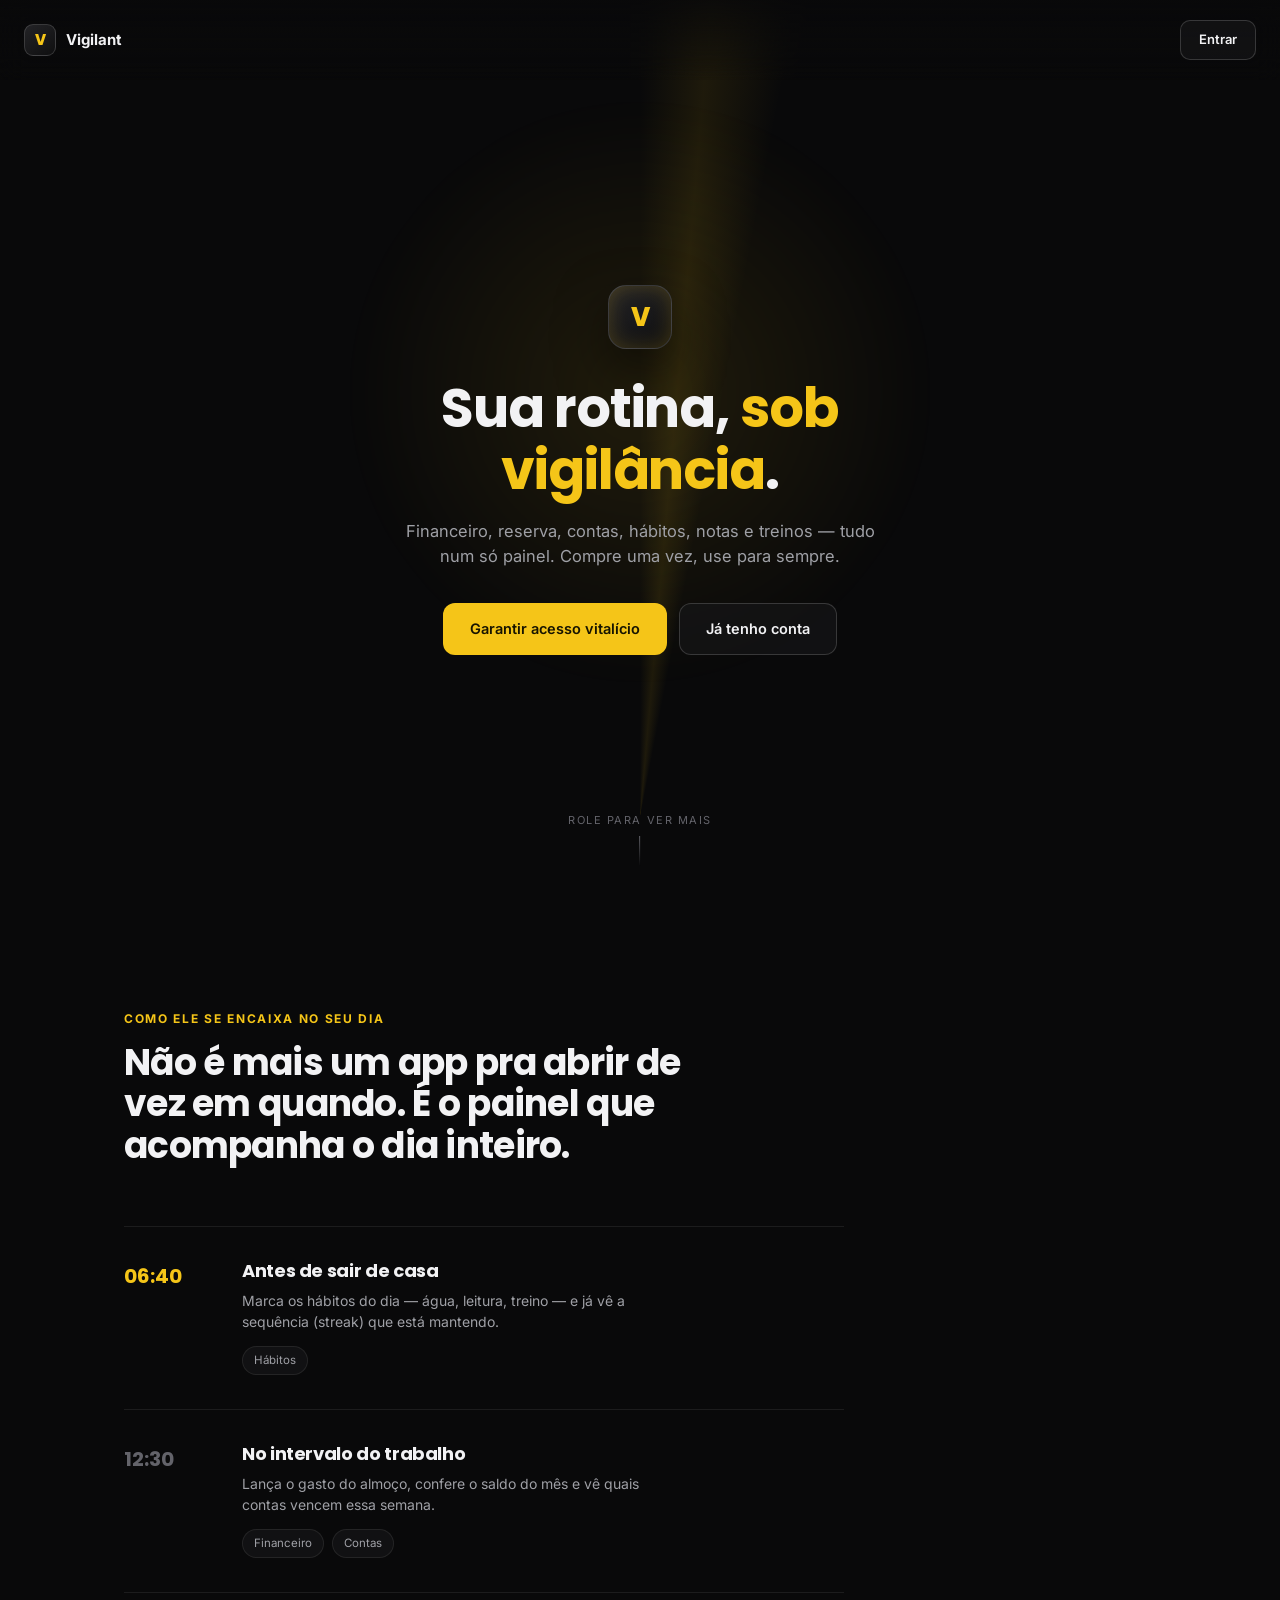
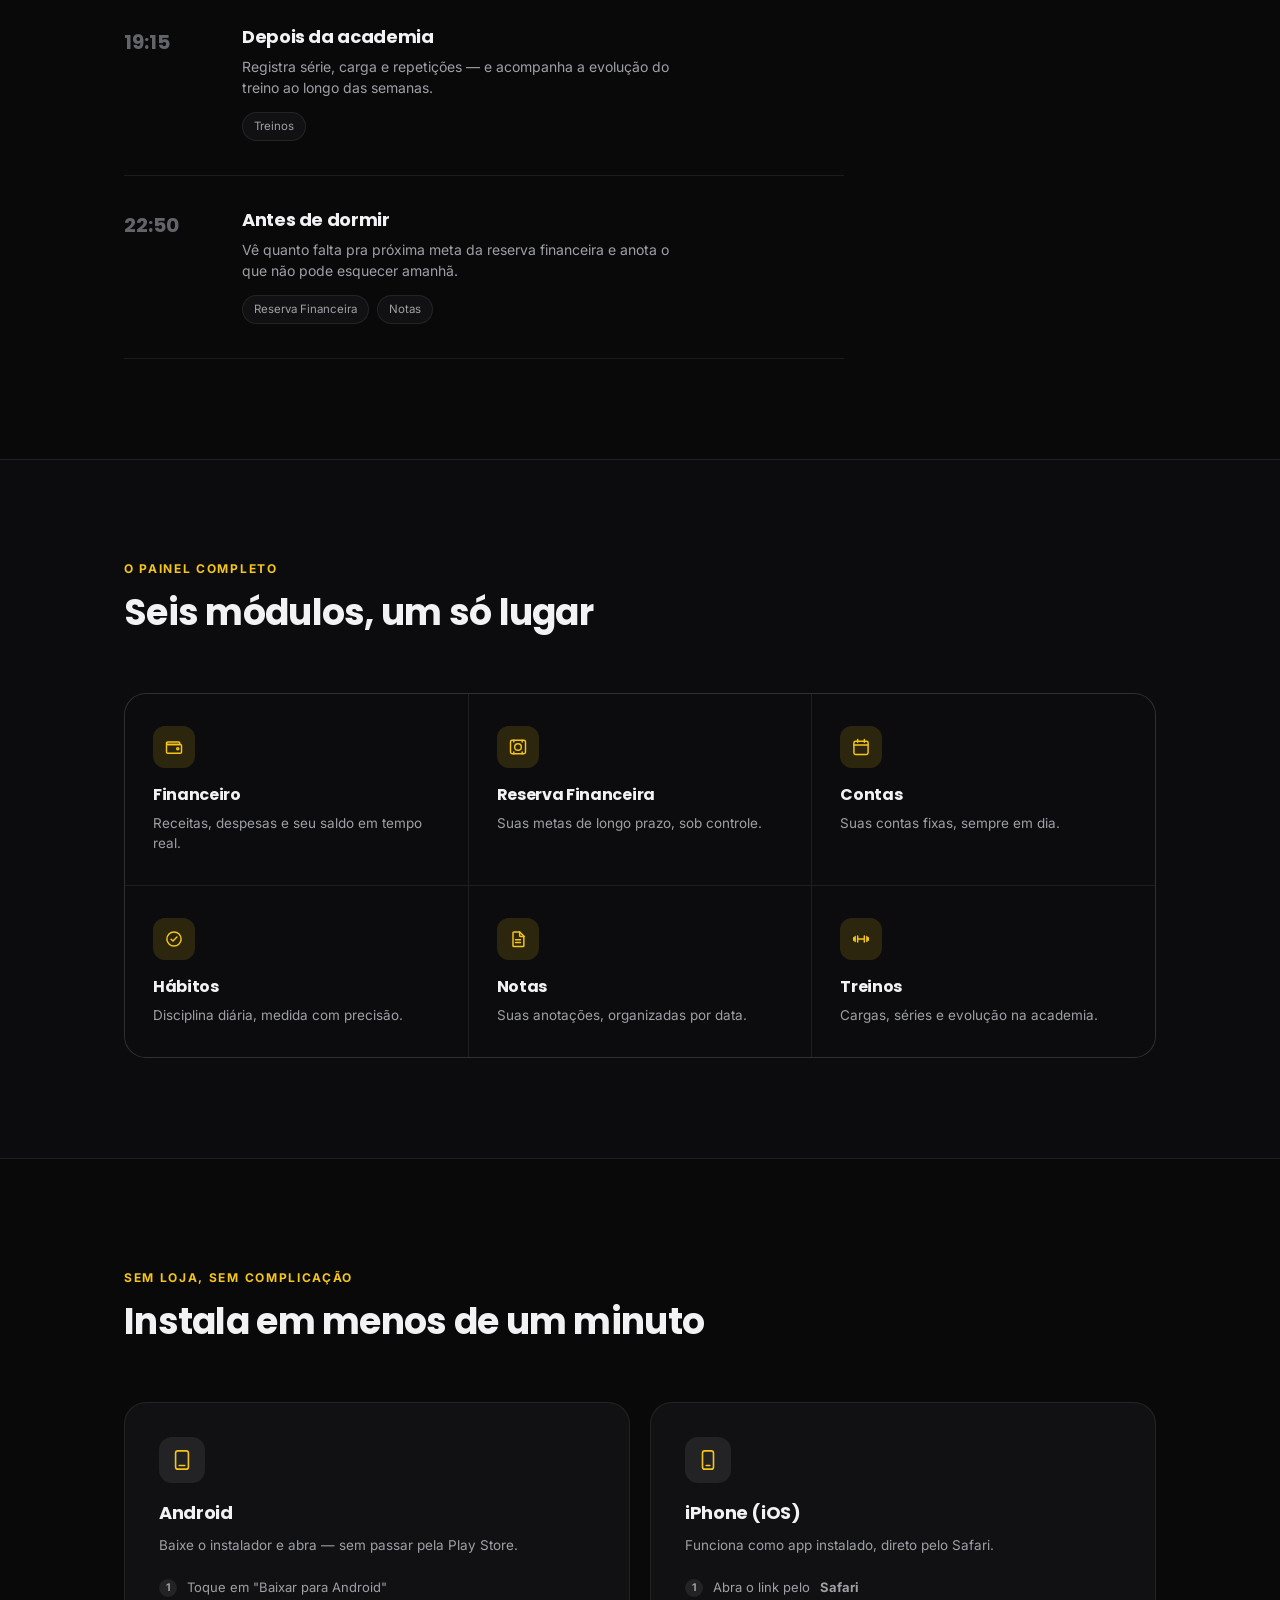
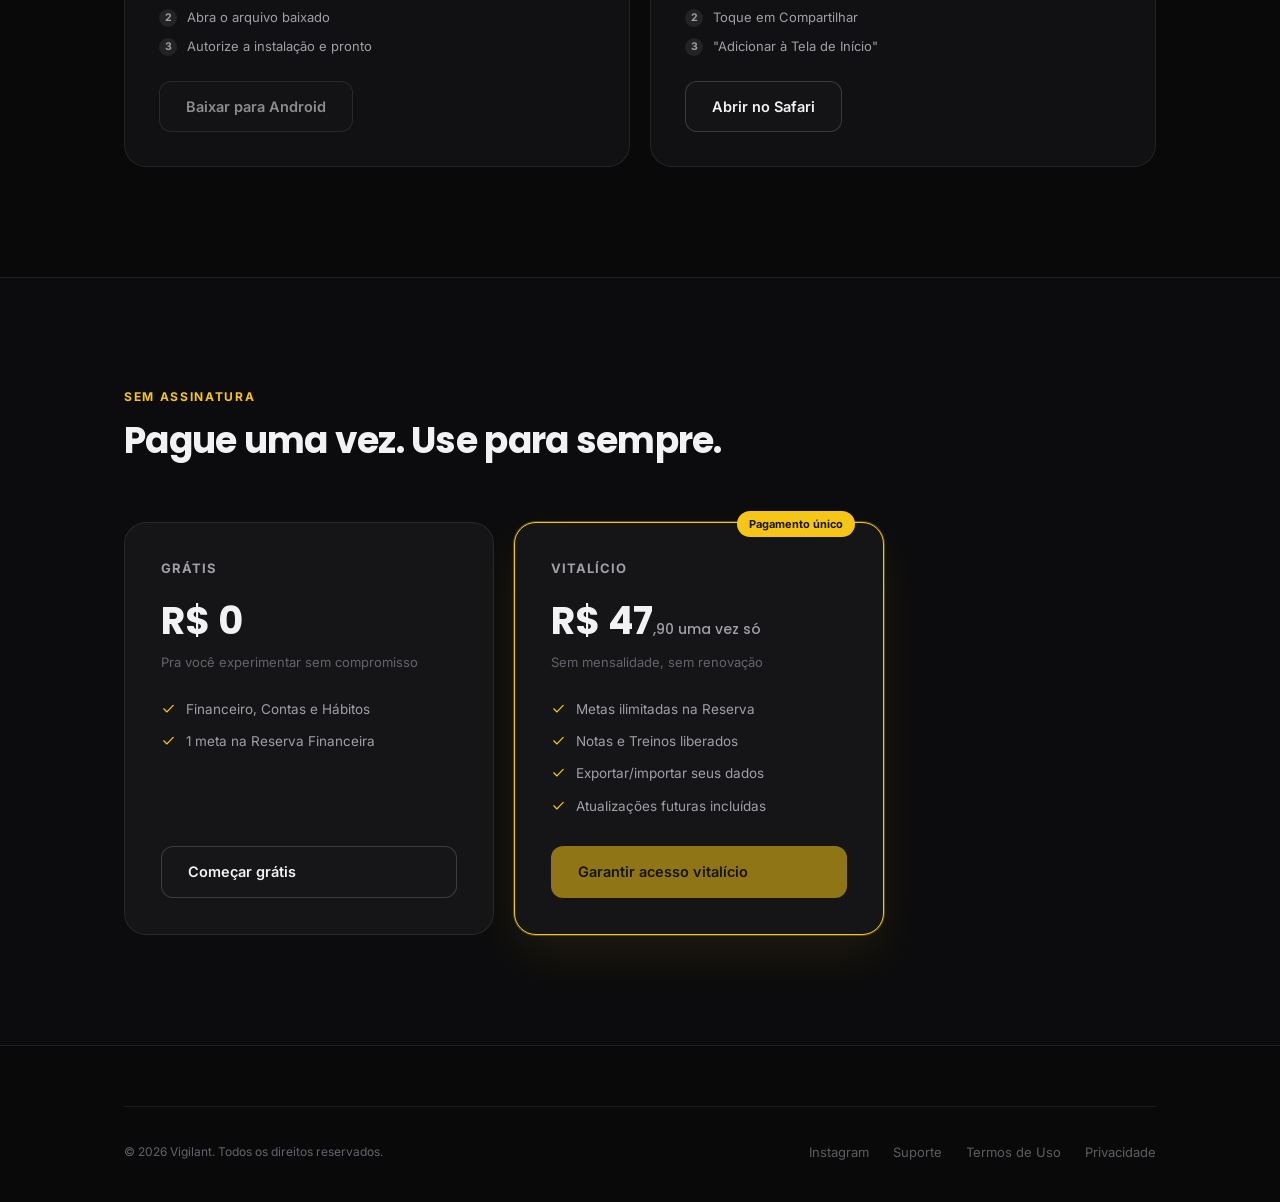
<file: index.html>
<!DOCTYPE html>
<html lang="pt-BR">
<head>
<meta charset="UTF-8">
<meta name="viewport" content="width=device-width, initial-scale=1.0">
<meta name="description" content="Vigilant — o painel pessoal que acompanha o seu dia inteiro. Financeiro, reserva, contas, hábitos, notas e treinos, num só app. Acesso vitalício, sem assinatura.">
<meta name="color-scheme" content="dark">
<meta name="theme-color" content="#09090a">
<title>Vigilant — Sua rotina, sob vigilância</title>
<link rel="icon" href="app/icons/favicon-32.png" sizes="32x32" type="image/png">
<link rel="preconnect" href="https://fonts.googleapis.com">
<link rel="preconnect" href="https://fonts.gstatic.com" crossorigin>
<link href="https://fonts.googleapis.com/css2?family=Poppins:wght@600;700;800&family=Inter:wght@400;500;600;700&display=swap" rel="stylesheet">
<link rel="stylesheet" href="landing.css">
</head>
<body>

<!-- ============================= NAV ============================= -->
<nav class="nav">
  <div class="nav-brand">
    <div class="nav-mark">V</div>
    Vigilant
  </div>
  <a class="nav-cta" href="app/">Entrar</a>
</nav>

<!-- ============================= HERO ============================= -->
<header class="hero">
  <div class="hero-beam-layer"><div class="hero-beam"></div></div>
  <div class="hero-glow"></div>
  <div class="hero-content">
    <div class="hero-mark">V</div>
    <h1>Sua rotina, <em>sob vigilância</em>.</h1>
    <p>Financeiro, reserva, contas, hábitos, notas e treinos — tudo num só painel. Compre uma vez, use para sempre.</p>
    <div class="hero-ctas">
      <a class="btn btn-accent" href="#precos">Garantir acesso vitalício</a>
      <a class="btn btn-outline" href="app/">Já tenho conta</a>
    </div>
  </div>
  <div class="hero-scroll-hint"><span>Role para ver mais</span><div class="line"></div></div>
</header>

<!-- ============================= RITMO DO DIA ============================= -->
<section class="rhythm">
  <div class="wrap">
    <div class="section-eyebrow">Como ele se encaixa no seu dia</div>
    <h2 class="section-title">Não é mais um app pra abrir de vez em quando. É o painel que acompanha o dia inteiro.</h2>

    <div class="rhythm-list">
      <div class="rhythm-item is-active">
        <div class="rhythm-time">06:40</div>
        <div class="rhythm-body">
          <h3>Antes de sair de casa</h3>
          <p>Marca os hábitos do dia — água, leitura, treino — e já vê a sequência (streak) que está mantendo.</p>
          <div class="rhythm-tags"><span class="rhythm-tag">Hábitos</span></div>
        </div>
      </div>
      <div class="rhythm-item">
        <div class="rhythm-time">12:30</div>
        <div class="rhythm-body">
          <h3>No intervalo do trabalho</h3>
          <p>Lança o gasto do almoço, confere o saldo do mês e vê quais contas vencem essa semana.</p>
          <div class="rhythm-tags"><span class="rhythm-tag">Financeiro</span><span class="rhythm-tag">Contas</span></div>
        </div>
      </div>
      <div class="rhythm-item">
        <div class="rhythm-time">19:15</div>
        <div class="rhythm-body">
          <h3>Depois da academia</h3>
          <p>Registra série, carga e repetições — e acompanha a evolução do treino ao longo das semanas.</p>
          <div class="rhythm-tags"><span class="rhythm-tag">Treinos</span></div>
        </div>
      </div>
      <div class="rhythm-item">
        <div class="rhythm-time">22:50</div>
        <div class="rhythm-body">
          <h3>Antes de dormir</h3>
          <p>Vê quanto falta pra próxima meta da reserva financeira e anota o que não pode esquecer amanhã.</p>
          <div class="rhythm-tags"><span class="rhythm-tag">Reserva Financeira</span><span class="rhythm-tag">Notas</span></div>
        </div>
      </div>
    </div>
  </div>
</section>

<!-- ============================= RECURSOS ============================= -->
<section class="features">
  <div class="wrap">
    <div class="section-eyebrow">O painel completo</div>
    <h2 class="section-title">Seis módulos, um só lugar</h2>
    <div class="features-grid">
      <div class="feature-card">
        <div class="feature-ic"><svg width="20" height="20" viewBox="0 0 24 24" fill="none" stroke="currentColor" stroke-width="1.75" stroke-linecap="round" stroke-linejoin="round"><path d="M3 7.5A1.5 1.5 0 0 1 4.5 6h13A1.5 1.5 0 0 1 19 7.5V9H4.5A1.5 1.5 0 0 1 3 7.5Z"/><path d="M3 9v9a1.5 1.5 0 0 0 1.5 1.5h15A1.5 1.5 0 0 0 21 18V10.5A1.5 1.5 0 0 0 19.5 9H4.5A1.5 1.5 0 0 1 3 7.5"/><circle cx="16.5" cy="14" r="1.25"/></svg></div>
        <h3>Financeiro</h3>
        <p>Receitas, despesas e seu saldo em tempo real.</p>
      </div>
      <div class="feature-card">
        <div class="feature-ic"><svg width="20" height="20" viewBox="0 0 24 24" fill="none" stroke="currentColor" stroke-width="1.75" stroke-linecap="round" stroke-linejoin="round"><rect x="3" y="4" width="18" height="16" rx="2"/><circle cx="12" cy="12" r="4"/><path d="M7 4v2M17 4v2M7 18v2M17 18v2"/></svg></div>
        <h3>Reserva Financeira</h3>
        <p>Suas metas de longo prazo, sob controle.</p>
      </div>
      <div class="feature-card">
        <div class="feature-ic"><svg width="20" height="20" viewBox="0 0 24 24" fill="none" stroke="currentColor" stroke-width="1.75" stroke-linecap="round" stroke-linejoin="round"><rect x="3.5" y="5" width="17" height="16" rx="2"/><path d="M3.5 9.5h17"/><path d="M8 3v3.2M16 3v3.2"/></svg></div>
        <h3>Contas</h3>
        <p>Suas contas fixas, sempre em dia.</p>
      </div>
      <div class="feature-card">
        <div class="feature-ic"><svg width="20" height="20" viewBox="0 0 24 24" fill="none" stroke="currentColor" stroke-width="1.75" stroke-linecap="round" stroke-linejoin="round"><circle cx="12" cy="12" r="8.5"/><path d="m8.5 12.2 2.3 2.3 4.7-4.9"/></svg></div>
        <h3>Hábitos</h3>
        <p>Disciplina diária, medida com precisão.</p>
      </div>
      <div class="feature-card">
        <div class="feature-ic"><svg width="20" height="20" viewBox="0 0 24 24" fill="none" stroke="currentColor" stroke-width="1.75" stroke-linecap="round" stroke-linejoin="round"><path d="M7 3.5h7L19 8.5V20a1 1 0 0 1-1 1H7a1 1 0 0 1-1-1V4.5a1 1 0 0 1 1-1Z"/><path d="M14 3.5V8a1 1 0 0 0 1 1h4.4"/><path d="M9 13h6M9 16.2h6"/></svg></div>
        <h3>Notas</h3>
        <p>Suas anotações, organizadas por data.</p>
      </div>
      <div class="feature-card">
        <div class="feature-ic"><svg width="20" height="20" viewBox="0 0 24 24" fill="none" stroke="currentColor" stroke-width="1.75" stroke-linecap="round" stroke-linejoin="round"><path d="M5 9v6M3.3 10.5v3M19 9v6M20.7 10.5v3"/><path d="M8 8.5v7M16 8.5v7"/><path d="M8 12h8"/></svg></div>
        <h3>Treinos</h3>
        <p>Cargas, séries e evolução na academia.</p>
      </div>
    </div>
  </div>
</section>

<!-- ============================= INSTALAÇÃO ============================= -->
<section class="install">
  <div class="wrap">
    <div class="section-eyebrow">Sem loja, sem complicação</div>
    <h2 class="section-title">Instala em menos de um minuto</h2>
    <div class="install-grid">
      <div class="install-card">
        <div class="platform-ic"><svg width="22" height="22" viewBox="0 0 24 24" fill="none" stroke="currentColor" stroke-width="1.75" stroke-linecap="round" stroke-linejoin="round"><rect x="5" y="2" width="14" height="20" rx="2.5"/><path d="M9 18h6"/></svg></div>
        <h3>Android</h3>
        <p>Baixe o instalador e abra — sem passar pela Play Store.</p>
        <ul class="install-steps">
          <li><span class="n">1</span>Toque em "Baixar para Android"</li>
          <li><span class="n">2</span>Abra o arquivo baixado</li>
          <li><span class="n">3</span>Autorize a instalação e pronto</li>
        </ul>
        <a class="btn btn-outline" href="#" aria-disabled="true">Baixar para Android</a>
      </div>
      <div class="install-card">
        <div class="platform-ic"><svg width="22" height="22" viewBox="0 0 24 24" fill="none" stroke="currentColor" stroke-width="1.75" stroke-linecap="round" stroke-linejoin="round"><rect x="6" y="2" width="12" height="20" rx="2.5"/><path d="M10 18h4"/></svg></div>
        <h3>iPhone (iOS)</h3>
        <p>Funciona como app instalado, direto pelo Safari.</p>
        <ul class="install-steps">
          <li><span class="n">1</span>Abra o link pelo <strong>Safari</strong></li>
          <li><span class="n">2</span>Toque em Compartilhar</li>
          <li><span class="n">3</span>"Adicionar à Tela de Início"</li>
        </ul>
        <a class="btn btn-outline" href="app/">Abrir no Safari</a>
      </div>
    </div>
  </div>
</section>

<!-- ============================= PREÇOS ============================= -->
<section class="pricing" id="precos">
  <div class="wrap">
    <div class="section-eyebrow">Sem assinatura</div>
    <h2 class="section-title">Pague uma vez. Use para sempre.</h2>
    <div class="pricing-grid">
      <div class="price-card">
        <div class="price-name">Grátis</div>
        <div class="price-value">R$ 0</div>
        <div class="price-desc">Pra você experimentar sem compromisso</div>
        <ul class="price-features">
          <li><svg width="15" height="15" viewBox="0 0 24 24" fill="none" stroke="currentColor" stroke-width="2" stroke-linecap="round" stroke-linejoin="round"><path d="m4.5 12.5 5 5L19.5 7"/></svg>Financeiro, Contas e Hábitos</li>
          <li><svg width="15" height="15" viewBox="0 0 24 24" fill="none" stroke="currentColor" stroke-width="2" stroke-linecap="round" stroke-linejoin="round"><path d="m4.5 12.5 5 5L19.5 7"/></svg>1 meta na Reserva Financeira</li>
        </ul>
        <a class="btn btn-outline" href="app/">Começar grátis</a>
      </div>
      <div class="price-card is-premium">
        <div class="price-badge">Pagamento único</div>
        <div class="price-name">Vitalício</div>
        <div class="price-value">R$ 47<span>,90 uma vez só</span></div>
        <div class="price-desc">Sem mensalidade, sem renovação</div>
        <ul class="price-features">
          <li><svg width="15" height="15" viewBox="0 0 24 24" fill="none" stroke="currentColor" stroke-width="2" stroke-linecap="round" stroke-linejoin="round"><path d="m4.5 12.5 5 5L19.5 7"/></svg>Metas ilimitadas na Reserva</li>
          <li><svg width="15" height="15" viewBox="0 0 24 24" fill="none" stroke="currentColor" stroke-width="2" stroke-linecap="round" stroke-linejoin="round"><path d="m4.5 12.5 5 5L19.5 7"/></svg>Notas e Treinos liberados</li>
          <li><svg width="15" height="15" viewBox="0 0 24 24" fill="none" stroke="currentColor" stroke-width="2" stroke-linecap="round" stroke-linejoin="round"><path d="m4.5 12.5 5 5L19.5 7"/></svg>Exportar/importar seus dados</li>
          <li><svg width="15" height="15" viewBox="0 0 24 24" fill="none" stroke="currentColor" stroke-width="2" stroke-linecap="round" stroke-linejoin="round"><path d="m4.5 12.5 5 5L19.5 7"/></svg>Atualizações futuras incluídas</li>
        </ul>
        <a class="btn btn-accent" href="#" aria-disabled="true">Garantir acesso vitalício</a>
      </div>
    </div>
  </div>
</section>

<!-- ============================= RODAPÉ ============================= -->
<footer class="footer">
  <div class="wrap">
    <div class="footer-inner">
      <div class="footer-copy">© 2026 Vigilant. Todos os direitos reservados.</div>
      <div class="footer-links">
        <a href="#" aria-disabled="true">Instagram</a>
        <a href="#" aria-disabled="true">Suporte</a>
        <a href="#" aria-disabled="true">Termos de Uso</a>
        <a href="#" aria-disabled="true">Privacidade</a>
      </div>
    </div>
  </div>
</footer>

</body>
</html>
</file>
<file: landing.css>
/* =========================================================
   VIGILANT — LANDING PAGE
   Mesma identidade de marca do app (preto, grafite, dourado),
   layout e ritmo próprios de uma página de vendas.
   ========================================================= */

:root{
  --bg:#09090a;
  --bg-2:#0c0c0e;
  --surface: rgba(24,24,26,0.6);
  --surface-solid:#151517;
  --graphite:#232326;
  --border: rgba(255,255,255,0.08);
  --border-strong: rgba(255,255,255,0.16);
  --accent:#F5C518;
  --accent-rgb:245,197,24;
  --accent-dim: rgba(245,197,24,0.14);
  --accent-ink:#171400;
  --text:#F2F2F4;
  --text-dim:#9fa0a6;
  --text-faint:#63636a;
  --radius-lg:22px;
  --radius-md:14px;
  --ease: cubic-bezier(.22,1,.36,1);
}

*{ box-sizing:border-box; margin:0; padding:0; }
html{ scroll-behavior:smooth; }
body{
  background:var(--bg);
  color:var(--text);
  font-family:'Inter', system-ui, sans-serif;
  -webkit-font-smoothing:antialiased;
  overflow-x:hidden;
  line-height:1.5;
}
h1,h2,h3{ font-family:'Poppins', system-ui, sans-serif; letter-spacing:-0.02em; line-height:1.15; }
a{ color:inherit; text-decoration:none; }
img,svg{ display:block; }
.icon{ flex-shrink:0; }
::selection{ background:var(--accent-dim); color:var(--accent); }

.wrap{ max-width:1080px; margin:0 auto; padding:0 24px; }

/* ---------- Navegação ---------- */
.nav{
  position:fixed; top:0; left:0; right:0; z-index:50;
  display:flex; align-items:center; justify-content:space-between;
  padding:20px 24px; backdrop-filter: blur(14px);
  background:linear-gradient(180deg, rgba(9,9,10,.85), rgba(9,9,10,0));
}
.nav-brand{ display:flex; align-items:center; gap:10px; font-weight:700; font-size:15px; }
.nav-mark{
  width:32px; height:32px; border-radius:9px; background:linear-gradient(145deg,var(--graphite),#0f0f10);
  border:1px solid var(--border-strong); display:flex; align-items:center; justify-content:center;
  color:var(--accent); font-weight:800; font-family:'Poppins';
}
.nav-cta{
  font-size:13px; font-weight:600; padding:9px 18px; border-radius:10px;
  border:1px solid var(--border-strong); background:var(--surface); transition:all .2s var(--ease);
}
.nav-cta:hover{ border-color:var(--accent); color:var(--accent); }

/* ---------- Hero: o feixe de vigia é o elemento de assinatura da marca ---------- */
.hero{
  position:relative; min-height:100vh; display:flex; align-items:center; justify-content:center;
  text-align:center; overflow:hidden; padding:120px 24px 80px;
}
.hero-beam-layer{ position:absolute; inset:0; z-index:0; overflow:hidden; pointer-events:none; }
.hero-beam{
  position:absolute; top:-30%; left:50%; width:170vmax; height:170vmax; transform:translateX(-50%);
  background: conic-gradient(from 0deg at 50% 50%,
    transparent 0deg, rgba(var(--accent-rgb),0.09) 5deg, transparent 11deg, transparent 360deg);
  animation: sweep 13s linear infinite;
}
@keyframes sweep{ to{ transform:translateX(-50%) rotate(360deg); } }
.hero-glow{
  position:absolute; top:8%; left:50%; transform:translateX(-50%);
  width:640px; height:640px; border-radius:50%;
  background: radial-gradient(circle, rgba(var(--accent-rgb),0.10), transparent 65%);
  filter:blur(10px); pointer-events:none;
}
.hero-content{ position:relative; z-index:1; max-width:640px; }
.hero-mark{
  width:64px; height:64px; margin:0 auto 28px; border-radius:18px;
  background:linear-gradient(145deg,var(--graphite),#0f0f10); border:1px solid var(--border-strong);
  display:flex; align-items:center; justify-content:center; color:var(--accent);
  font-family:'Poppins'; font-weight:800; font-size:26px;
  box-shadow: inset 0 0 20px rgba(var(--accent-rgb),.2), 0 20px 50px rgba(0,0,0,.5);
  animation: fadeUp .8s var(--ease) both;
}
.hero h1{
  font-size:clamp(34px, 6vw, 54px); font-weight:700; margin-bottom:18px;
  animation: fadeUp .8s var(--ease) .1s both;
}
.hero h1 em{ color:var(--accent); font-style:normal; }
.hero p{
  font-size:16.5px; color:var(--text-dim); max-width:480px; margin:0 auto 34px;
  animation: fadeUp .8s var(--ease) .2s both;
}
.hero-ctas{ display:flex; gap:12px; justify-content:center; flex-wrap:wrap; animation: fadeUp .8s var(--ease) .3s both; }
@keyframes fadeUp{ from{ opacity:0; transform:translateY(14px); } to{ opacity:1; transform:translateY(0); } }

.btn{
  display:inline-flex; align-items:center; gap:8px; padding:14px 26px; border-radius:12px;
  font-size:14.5px; font-weight:600; transition:all .2s var(--ease); border:1px solid transparent;
}
.btn-accent{ background:var(--accent); color:var(--accent-ink); }
.btn-accent:hover{ box-shadow:0 10px 28px rgba(var(--accent-rgb),.35); transform:translateY(-2px); }
.btn-outline{ border-color:var(--border-strong); color:var(--text); background:var(--surface); }
.btn-outline:hover{ border-color:var(--accent); color:var(--accent); }

.hero-scroll-hint{
  position:absolute; bottom:34px; left:50%; transform:translateX(-50%);
  font-size:11px; color:var(--text-faint); text-transform:uppercase; letter-spacing:.14em;
  display:flex; flex-direction:column; align-items:center; gap:8px; z-index:1;
}
.hero-scroll-hint .line{ width:1px; height:30px; background:linear-gradient(var(--text-faint), transparent); animation:scrollLine 1.8s ease-in-out infinite; }
@keyframes scrollLine{ 0%,100%{ opacity:.3; } 50%{ opacity:1; } }

/* ---------- Seção "ritmo do dia" — estrutura real, não decorativa ---------- */
.rhythm{ padding:110px 0 100px; position:relative; }
.section-eyebrow{ font-size:12px; font-weight:700; text-transform:uppercase; letter-spacing:.14em; color:var(--accent); margin-bottom:14px; }
.section-title{ font-size:clamp(26px,4vw,36px); font-weight:700; max-width:600px; margin-bottom:60px; }

.rhythm-list{ display:flex; flex-direction:column; gap:0; max-width:720px; }
.rhythm-item{
  display:grid; grid-template-columns:90px 1fr; gap:28px; padding:34px 0;
  border-top:1px solid var(--border); position:relative;
}
.rhythm-item:last-child{ border-bottom:1px solid var(--border); }
.rhythm-time{ font-family:'Poppins'; font-weight:700; font-size:20px; color:var(--text-faint); }
.rhythm-item.is-active .rhythm-time{ color:var(--accent); }
.rhythm-body h3{ font-size:18px; font-weight:700; margin-bottom:8px; }
.rhythm-body p{ font-size:14px; color:var(--text-dim); max-width:440px; }
.rhythm-tags{ display:flex; gap:8px; margin-top:14px; flex-wrap:wrap; }
.rhythm-tag{ font-size:11.5px; padding:5px 11px; border-radius:20px; background:var(--surface); border:1px solid var(--border); color:var(--text-dim); }

/* ---------- Recursos ---------- */
.features{ padding:100px 0; background:var(--bg-2); border-top:1px solid var(--border); border-bottom:1px solid var(--border); }
.features-grid{ display:grid; grid-template-columns:repeat(3,1fr); gap:1px; background:var(--border); border:1px solid var(--border); border-radius:var(--radius-lg); overflow:hidden; margin-top:50px; }
.feature-card{ background:var(--bg-2); padding:32px 28px; transition:background .2s var(--ease); }
.feature-card:hover{ background:var(--surface-solid); }
.feature-ic{
  width:42px; height:42px; border-radius:12px; background:var(--accent-dim); color:var(--accent);
  display:flex; align-items:center; justify-content:center; margin-bottom:18px;
}
.feature-card h3{ font-size:16px; font-weight:700; margin-bottom:8px; }
.feature-card p{ font-size:13.5px; color:var(--text-dim); }

/* ---------- Instalação ---------- */
.install{ padding:110px 0; }
.install-grid{ display:grid; grid-template-columns:1fr 1fr; gap:20px; margin-top:50px; }
.install-card{ background:var(--surface); border:1px solid var(--border); border-radius:var(--radius-lg); padding:34px; }
.install-card .platform-ic{ width:46px; height:46px; border-radius:13px; background:var(--graphite); display:flex; align-items:center; justify-content:center; margin-bottom:20px; color:var(--accent); }
.install-card h3{ font-size:18px; font-weight:700; margin-bottom:10px; }
.install-card p{ font-size:13.5px; color:var(--text-dim); margin-bottom:22px; line-height:1.65; }
.install-steps{ list-style:none; display:flex; flex-direction:column; gap:10px; margin-bottom:24px; }
.install-steps li{ font-size:13px; color:var(--text-dim); display:flex; gap:10px; align-items:flex-start; }
.install-steps li .n{ width:18px; height:18px; border-radius:50%; background:var(--graphite); color:var(--text-dim); font-size:10.5px; font-weight:700; display:flex; align-items:center; justify-content:center; flex-shrink:0; margin-top:1px; }

/* ---------- Preços ---------- */
.pricing{ padding:110px 0; background:var(--bg-2); border-top:1px solid var(--border); border-bottom:1px solid var(--border); }
.pricing-grid{ display:grid; grid-template-columns:1fr 1fr; gap:20px; margin-top:50px; max-width:760px; }
.price-card{ background:var(--surface-solid); border:1px solid var(--border); border-radius:var(--radius-lg); padding:36px; display:flex; flex-direction:column; }
.price-card.is-premium{ border-color:var(--accent); box-shadow:0 0 0 1px rgba(var(--accent-rgb),.3), 0 20px 50px rgba(var(--accent-rgb),.08); position:relative; }
.price-badge{ position:absolute; top:-12px; right:28px; background:var(--accent); color:var(--accent-ink); font-size:11px; font-weight:700; padding:5px 12px; border-radius:20px; }
.price-name{ font-size:13px; font-weight:700; text-transform:uppercase; letter-spacing:.08em; color:var(--text-dim); margin-bottom:14px; }
.price-value{ font-family:'Poppins'; font-size:38px; font-weight:700; margin-bottom:4px; }
.price-value span{ font-size:14px; font-weight:500; color:var(--text-dim); }
.price-desc{ font-size:13px; color:var(--text-faint); margin-bottom:26px; }
.price-features{ list-style:none; display:flex; flex-direction:column; gap:12px; margin-bottom:30px; flex:1; }
.price-features li{ font-size:13.5px; color:var(--text-dim); display:flex; gap:10px; align-items:flex-start; }
.price-features li svg{ color:var(--accent); flex-shrink:0; margin-top:2px; }

/* ---------- Rodapé ---------- */
.footer{ padding:60px 0 40px; }
.footer-inner{ display:flex; justify-content:space-between; align-items:center; flex-wrap:wrap; gap:20px; padding-top:36px; border-top:1px solid var(--border); }
.footer-links{ display:flex; gap:24px; flex-wrap:wrap; }
.footer-links a{ font-size:13px; color:var(--text-dim); transition:color .2s; }
.footer-links a:hover{ color:var(--accent); }
.footer-copy{ font-size:12px; color:var(--text-faint); }

/* Links que ainda não têm destino real (aguardando integração) —
   visualmente desativados, pra não parecerem um link quebrado. */
[aria-disabled="true"]{ opacity:.55; cursor:not-allowed; pointer-events:none; }

/* ---------- Responsivo ---------- */
@media (max-width:860px){
  .features-grid{ grid-template-columns:repeat(2,1fr); }
  .install-grid, .pricing-grid{ grid-template-columns:1fr; }
}
@media (max-width:560px){
  .features-grid{ grid-template-columns:1fr; }
  .rhythm-item{ grid-template-columns:1fr; gap:8px; }
  .hero{ padding-top:100px; }
  .footer-inner{ flex-direction:column; align-items:flex-start; }
}

@media (prefers-reduced-motion: reduce){
  *{ animation-duration:.001ms !important; }
}
</file>
